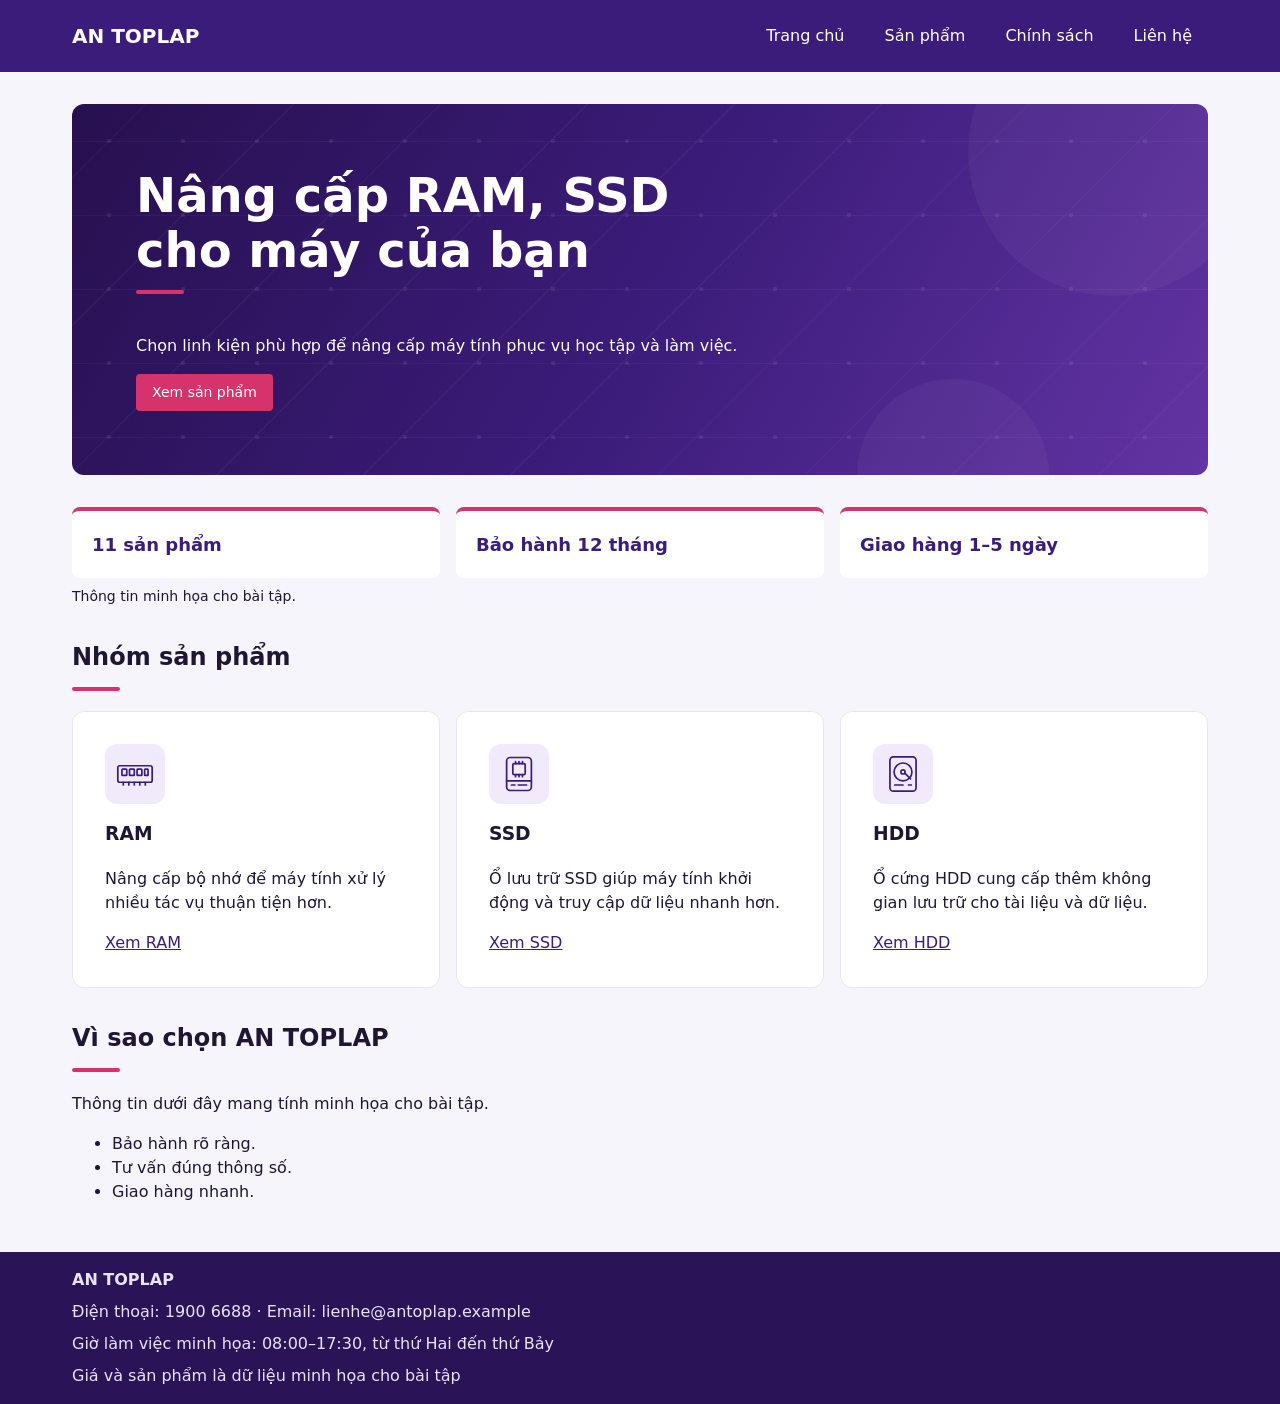
<file: index.html>
<!DOCTYPE html>
<html lang="vi">
<head>
  <meta charset="UTF-8">
  <meta name="viewport" content="width=device-width, initial-scale=1.0">
  <title>Trang chủ | AN TOPLAP</title>
  <link rel="stylesheet" href="styles.css">
</head>
<body>
  <header>
    <p>AN TOPLAP</p>
    <nav aria-label="Điều hướng chính">
      <ul>
        <li><a href="index.html">Trang chủ</a></li>
        <li><a href="san-pham.html">Sản phẩm</a></li>
        <li><a href="chinh-sach.html">Chính sách</a></li>
        <li><a href="lien-he.html">Liên hệ</a></li>
      </ul>
    </nav>
  </header>

  <main class="trang-chu">
    <section class="banner">
      <h1>Nâng cấp RAM, SSD cho máy của bạn</h1>
      <p>Chọn linh kiện phù hợp để nâng cấp máy tính phục vụ học tập và làm việc.</p>
      <a class="nut" href="san-pham.html">Xem sản phẩm</a>
    </section>

    <section class="thong-ke" aria-label="Thông tin nổi bật">
      <ul>
        <li><strong>11 sản phẩm</strong></li>
        <li><strong>Bảo hành 12 tháng</strong></li>
        <li><strong>Giao hàng 1–5 ngày</strong></li>
      </ul>
      <p>Thông tin minh họa cho bài tập.</p>
    </section>

    <section aria-labelledby="tieu-de-nhom-san-pham">
      <h2 id="tieu-de-nhom-san-pham">Nhóm sản phẩm</h2>
      <div class="cac-nhom-san-pham">
        <article class="nhom-san-pham">
          <svg class="bieu-tuong-nhom" viewBox="0 0 64 64" fill="none" stroke="currentColor" stroke-width="2.5" stroke-linecap="round" stroke-linejoin="round" aria-hidden="true" focusable="false">
            <rect x="7" y="20" width="50" height="24" rx="3"></rect>
            <rect x="13" y="25" width="7" height="9" rx="1"></rect>
            <rect x="24" y="25" width="7" height="9" rx="1"></rect>
            <rect x="35" y="25" width="7" height="9" rx="1"></rect>
            <rect x="46" y="25" width="5" height="9" rx="1"></rect>
            <path d="M15 44v4m8-4v4m8-4v4m8-4v4m8-4v4"></path>
          </svg>
          <h3>RAM</h3>
          <p>Nâng cấp bộ nhớ để máy tính xử lý nhiều tác vụ thuận tiện hơn.</p>
          <a href="san-pham.html#ram">Xem RAM</a>
        </article>
        <article class="nhom-san-pham">
          <svg class="bieu-tuong-nhom" viewBox="0 0 64 64" fill="none" stroke="currentColor" stroke-width="2.5" stroke-linecap="round" stroke-linejoin="round" aria-hidden="true" focusable="false">
            <rect x="14" y="8" width="36" height="48" rx="5"></rect>
            <path d="M14 42h36M21 48h5m5 0h12"></path>
            <rect x="23" y="17" width="18" height="16" rx="2"></rect>
            <path d="M27 14v3m5-3v3m5-3v3m-10 16v3m5-3v3m5-3v3"></path>
          </svg>
          <h3>SSD</h3>
          <p>Ổ lưu trữ SSD giúp máy tính khởi động và truy cập dữ liệu nhanh hơn.</p>
          <a href="san-pham.html#ssd">Xem SSD</a>
        </article>
        <article class="nhom-san-pham">
          <svg class="bieu-tuong-nhom" viewBox="0 0 64 64" fill="none" stroke="currentColor" stroke-width="2.5" stroke-linecap="round" stroke-linejoin="round" aria-hidden="true" focusable="false">
            <rect x="13" y="7" width="38" height="50" rx="5"></rect>
            <circle cx="32" cy="29" r="13"></circle>
            <circle cx="32" cy="29" r="3"></circle>
            <path d="M35 31l8 8m-3 9h4M20 48h12"></path>
          </svg>
          <h3>HDD</h3>
          <p>Ổ cứng HDD cung cấp thêm không gian lưu trữ cho tài liệu và dữ liệu.</p>
          <a href="san-pham.html#hdd">Xem HDD</a>
        </article>
      </div>
    </section>

    <section>
      <h2>Vì sao chọn AN TOPLAP</h2>
      <p>Thông tin dưới đây mang tính minh họa cho bài tập.</p>
      <ul>
        <li>Bảo hành rõ ràng.</li>
        <li>Tư vấn đúng thông số.</li>
        <li>Giao hàng nhanh.</li>
      </ul>
    </section>
  </main>

  <footer>
    <p><strong>AN TOPLAP</strong></p>
    <p>Điện thoại: 1900 6688 · Email: lienhe@antoplap.example</p>
    <p>Giờ làm việc minh họa: 08:00–17:30, từ thứ Hai đến thứ Bảy</p>
    <p>Giá và sản phẩm là dữ liệu minh họa cho bài tập</p>
  </footer>
</body>
</html>
</file>
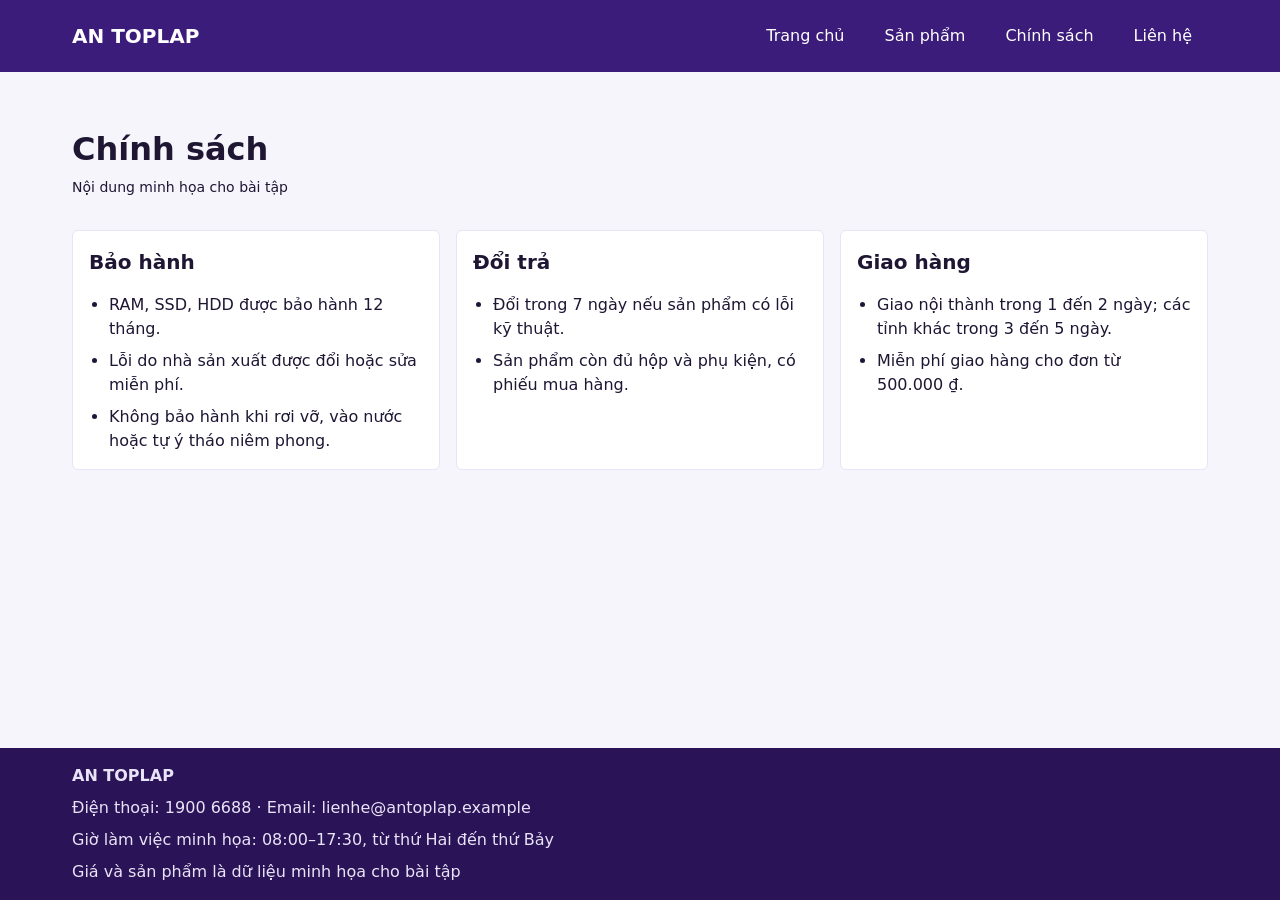
<file: chinh-sach.html>
<!DOCTYPE html>
<html lang="vi">
<head>
  <meta charset="UTF-8">
  <meta name="viewport" content="width=device-width, initial-scale=1.0">
  <title>Chính sách | AN TOPLAP</title>
  <link rel="stylesheet" href="styles.css">
</head>
<body>
  <header>
    <p>AN TOPLAP</p>
    <nav aria-label="Điều hướng chính">
      <ul>
        <li><a href="index.html">Trang chủ</a></li>
        <li><a href="san-pham.html">Sản phẩm</a></li>
        <li><a href="chinh-sach.html">Chính sách</a></li>
        <li><a href="lien-he.html">Liên hệ</a></li>
      </ul>
    </nav>
  </header>

  <main class="trang-chinh-sach">
    <h1>Chính sách</h1>
    <p class="ghi-chu-chinh-sach">Nội dung minh họa cho bài tập</p>

    <div class="luoi-chinh-sach">
      <section class="the-chinh-sach">
        <h2>Bảo hành</h2>
        <ul>
          <li>RAM, SSD, HDD được bảo hành 12 tháng.</li>
          <li>Lỗi do nhà sản xuất được đổi hoặc sửa miễn phí.</li>
          <li>Không bảo hành khi rơi vỡ, vào nước hoặc tự ý tháo niêm phong.</li>
        </ul>
      </section>

      <section class="the-chinh-sach">
        <h2>Đổi trả</h2>
        <ul>
          <li>Đổi trong 7 ngày nếu sản phẩm có lỗi kỹ thuật.</li>
          <li>Sản phẩm còn đủ hộp và phụ kiện, có phiếu mua hàng.</li>
        </ul>
      </section>

      <section class="the-chinh-sach">
        <h2>Giao hàng</h2>
        <ul>
          <li>Giao nội thành trong 1 đến 2 ngày; các tỉnh khác trong 3 đến 5 ngày.</li>
          <li>Miễn phí giao hàng cho đơn từ 500.000&nbsp;₫.</li>
        </ul>
      </section>
    </div>
  </main>

  <footer>
    <p><strong>AN TOPLAP</strong></p>
    <p>Điện thoại: 1900 6688 · Email: lienhe@antoplap.example</p>
    <p>Giờ làm việc minh họa: 08:00–17:30, từ thứ Hai đến thứ Bảy</p>
    <p>Giá và sản phẩm là dữ liệu minh họa cho bài tập</p>
  </footer>
</body>
</html>
</file>
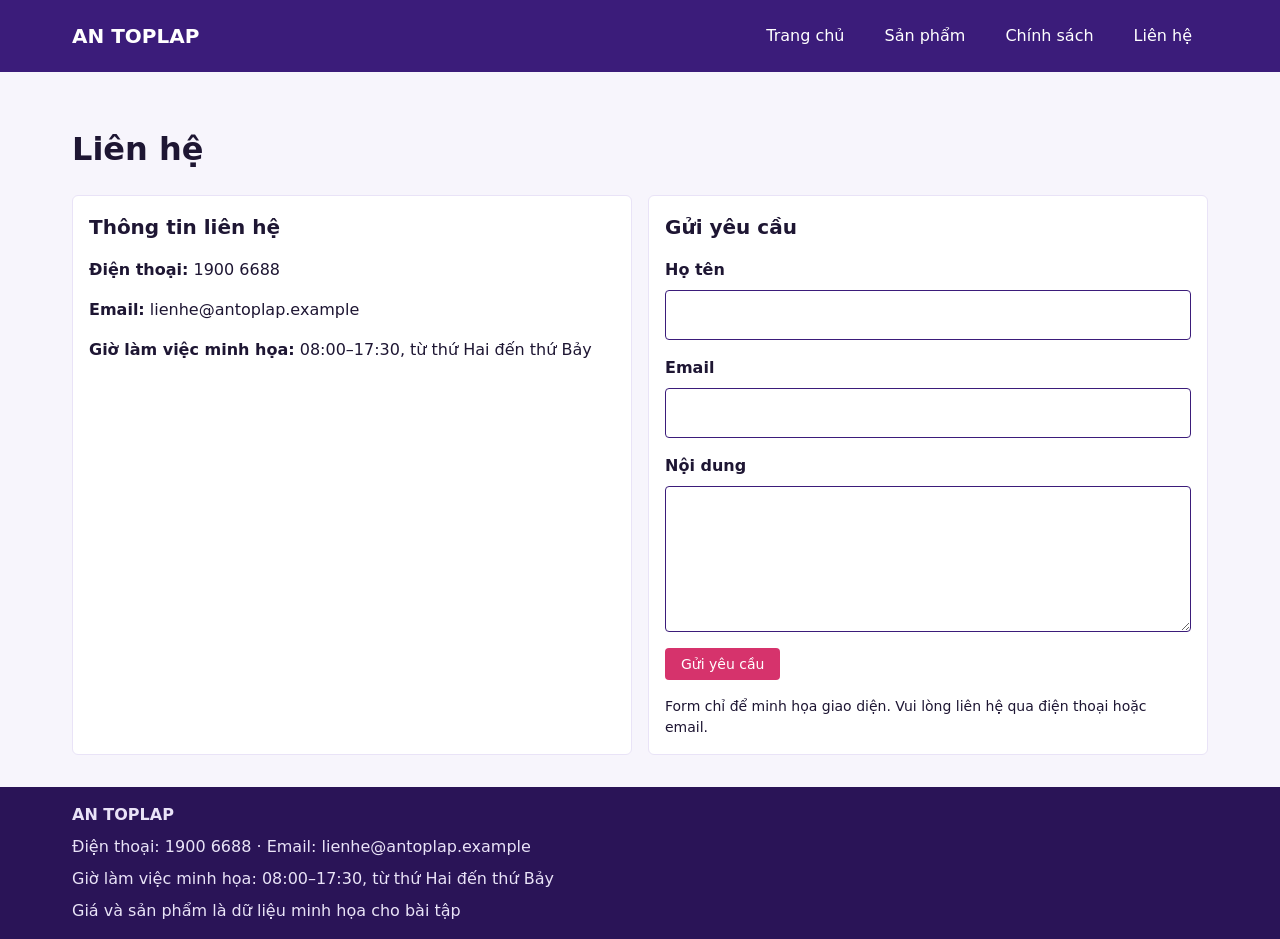
<file: lien-he.html>
<!DOCTYPE html>
<html lang="vi">
<head>
  <meta charset="UTF-8">
  <meta name="viewport" content="width=device-width, initial-scale=1.0">
  <title>Liên hệ | AN TOPLAP</title>
  <link rel="stylesheet" href="styles.css">
</head>
<body>
  <header>
    <p>AN TOPLAP</p>
    <nav aria-label="Điều hướng chính">
      <ul>
        <li><a href="index.html">Trang chủ</a></li>
        <li><a href="san-pham.html">Sản phẩm</a></li>
        <li><a href="chinh-sach.html">Chính sách</a></li>
        <li><a href="lien-he.html">Liên hệ</a></li>
      </ul>
    </nav>
  </header>

  <main class="trang-lien-he">
    <h1>Liên hệ</h1>

    <div class="noi-dung-lien-he">
      <section class="khoi-lien-he">
        <h2>Thông tin liên hệ</h2>
        <p><strong>Điện thoại:</strong> 1900 6688</p>
        <p><strong>Email:</strong> lienhe@antoplap.example</p>
        <p><strong>Giờ làm việc minh họa:</strong> 08:00–17:30, từ thứ Hai đến thứ Bảy</p>
      </section>

      <section class="khoi-lien-he">
        <h2>Gửi yêu cầu</h2>
        <form class="form-lien-he">
          <div class="truong-lien-he">
            <label for="ho-ten">Họ tên</label>
            <input type="text" id="ho-ten" autocomplete="name">
          </div>
          <div class="truong-lien-he">
            <label for="email">Email</label>
            <input type="email" id="email" autocomplete="email">
          </div>
          <div class="truong-lien-he">
            <label for="noi-dung">Nội dung</label>
            <textarea id="noi-dung" rows="5"></textarea>
          </div>
          <button class="nut" type="button">Gửi yêu cầu</button>
          <p class="ghi-chu-form">Form chỉ để minh họa giao diện. Vui lòng liên hệ qua điện thoại hoặc email.</p>
        </form>
      </section>
    </div>
  </main>

  <footer>
    <p><strong>AN TOPLAP</strong></p>
    <p>Điện thoại: 1900 6688 · Email: lienhe@antoplap.example</p>
    <p>Giờ làm việc minh họa: 08:00–17:30, từ thứ Hai đến thứ Bảy</p>
    <p>Giá và sản phẩm là dữ liệu minh họa cho bài tập</p>
  </footer>
</body>
</html>
</file>
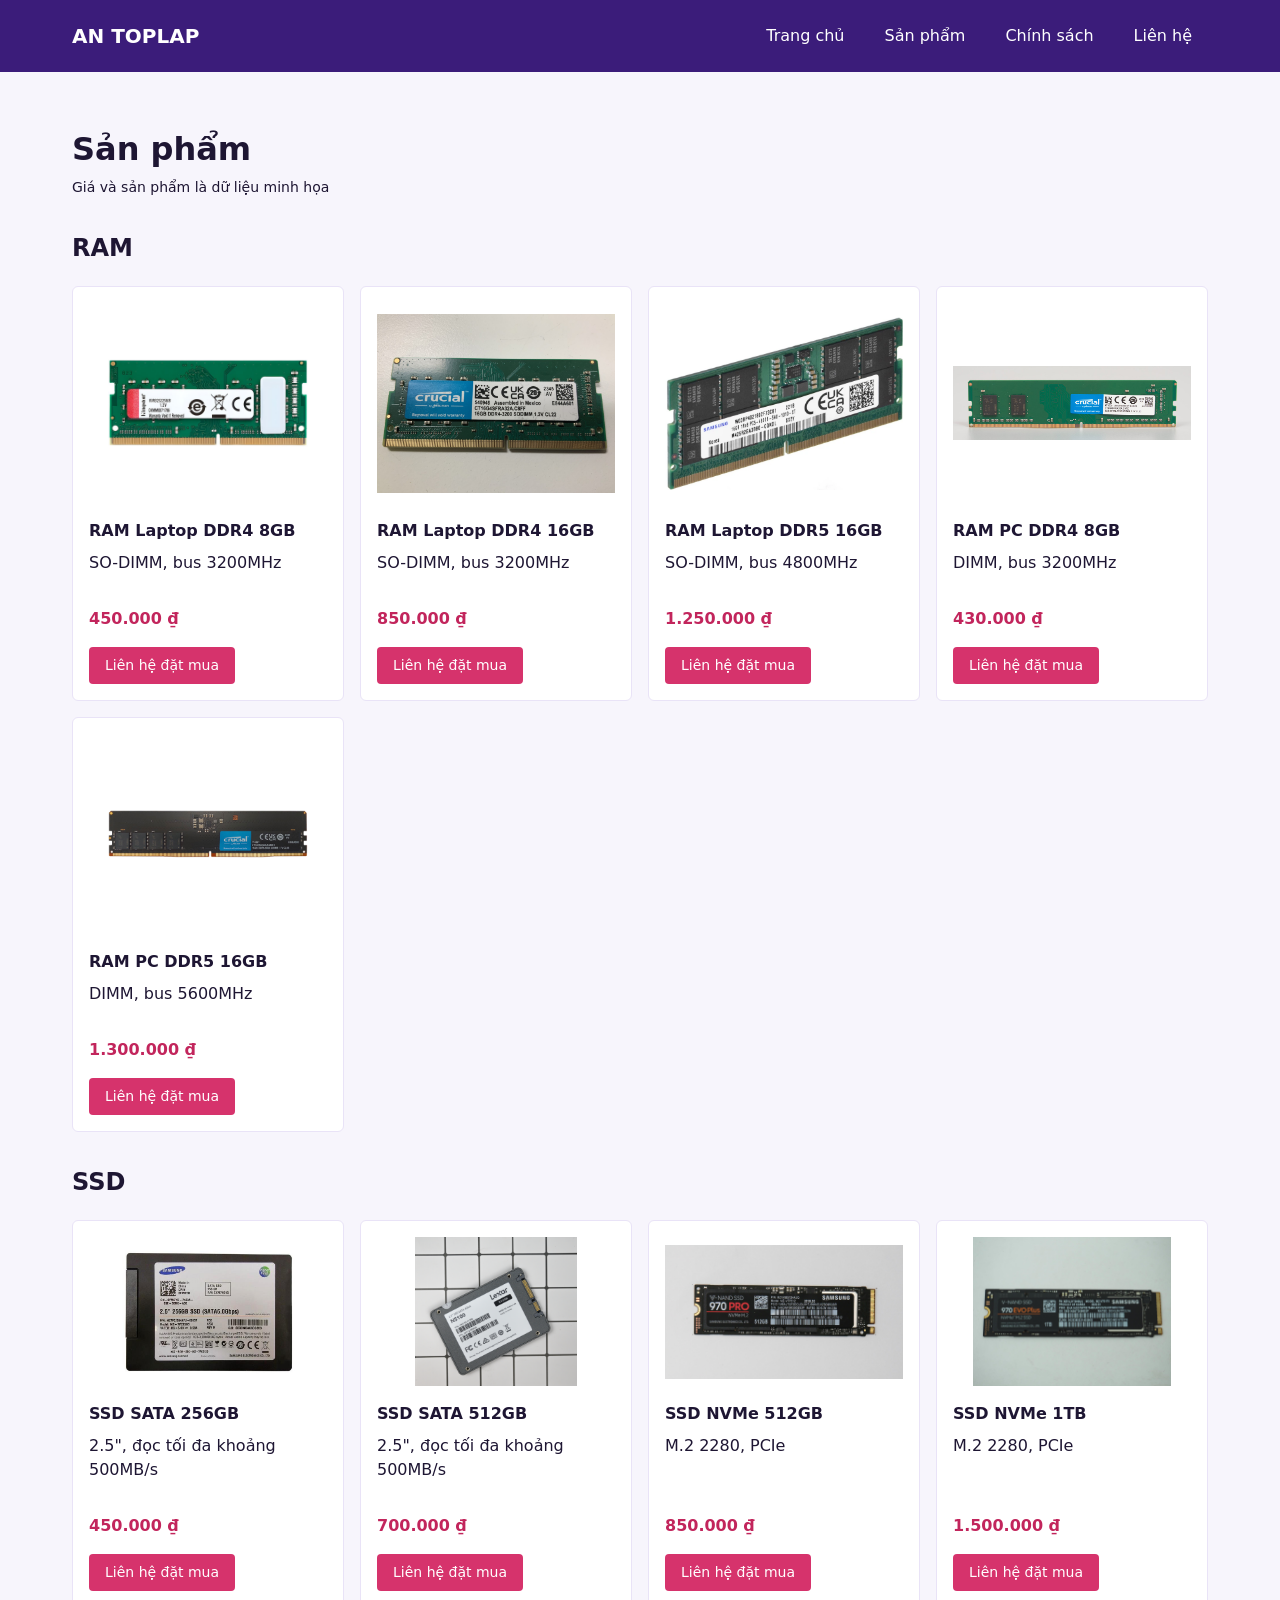
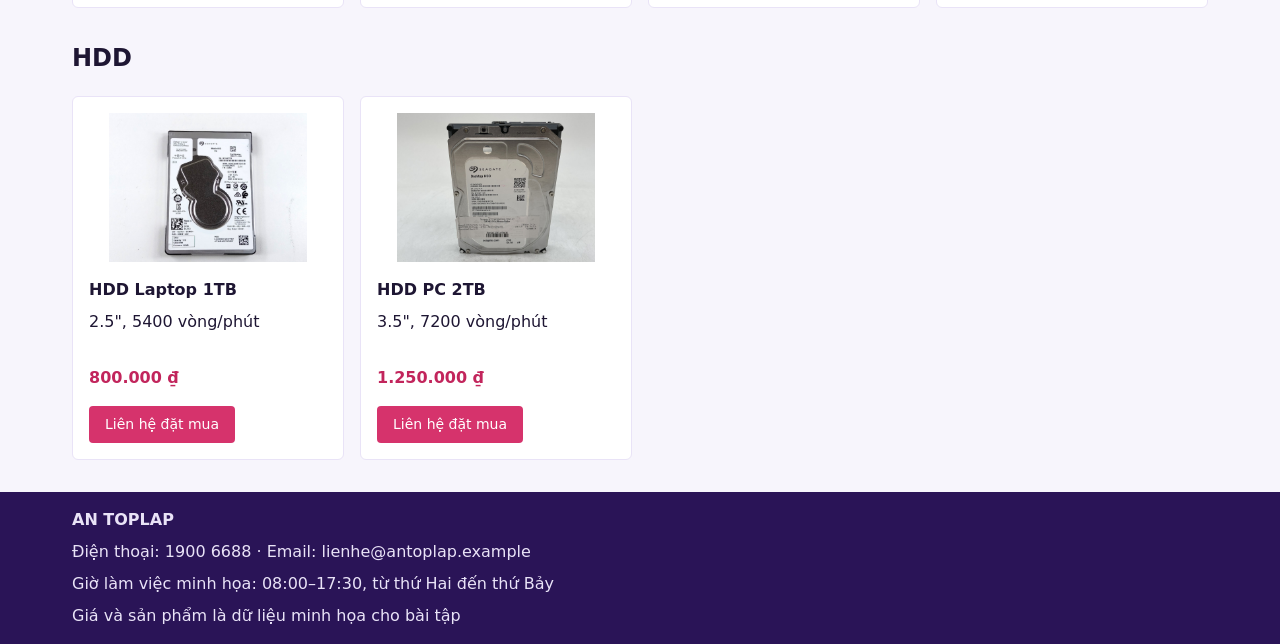
<file: san-pham.html>
<!DOCTYPE html>
<html lang="vi">
<head>
  <meta charset="UTF-8">
  <meta name="viewport" content="width=device-width, initial-scale=1.0">
  <title>Sản phẩm | AN TOPLAP</title>
  <link rel="stylesheet" href="styles.css">
</head>
<body>
  <header>
    <p>AN TOPLAP</p>
    <nav aria-label="Điều hướng chính">
      <ul>
        <li><a href="index.html">Trang chủ</a></li>
        <li><a href="san-pham.html">Sản phẩm</a></li>
        <li><a href="chinh-sach.html">Chính sách</a></li>
        <li><a href="lien-he.html">Liên hệ</a></li>
      </ul>
    </nav>
  </header>

  <main class="trang-san-pham">
    <h1>Sản phẩm</h1>
    <p class="ghi-chu-san-pham">Giá và sản phẩm là dữ liệu minh họa</p>

    <section id="ram">
      <h2>RAM</h2>
      <div class="luoi-san-pham">
        <article class="the-san-pham">
          <img src="images/ram/ram-laptop-ddr4-8gb.jpg" alt="Thanh RAM laptop Kingston DDR4 8GB SO-DIMM bus 3200MHz" width="320" height="200">
          <h3>RAM Laptop DDR4 8GB</h3>
          <p>SO-DIMM, bus 3200MHz</p>
          <p class="gia-san-pham">450.000 ₫</p>
          <a class="nut" href="lien-he.html">Liên hệ đặt mua</a>
        </article>
        <article class="the-san-pham">
          <img src="images/ram/ram-laptop-ddr4-16gb.jpg" alt="Thanh RAM laptop Crucial DDR4 16GB SO-DIMM bus 3200MHz" width="320" height="200">
          <h3>RAM Laptop DDR4 16GB</h3>
          <p>SO-DIMM, bus 3200MHz</p>
          <p class="gia-san-pham">850.000 ₫</p>
          <a class="nut" href="lien-he.html">Liên hệ đặt mua</a>
        </article>
        <article class="the-san-pham">
          <img src="images/ram/ram-laptop-ddr5-16gb.webp" alt="Thanh RAM laptop Samsung DDR5 16GB SO-DIMM bus 4800MHz" width="320" height="200">
          <h3>RAM Laptop DDR5 16GB</h3>
          <p>SO-DIMM, bus 4800MHz</p>
          <p class="gia-san-pham">1.250.000 ₫</p>
          <a class="nut" href="lien-he.html">Liên hệ đặt mua</a>
        </article>
        <article class="the-san-pham">
          <img src="images/ram/ram-pc-ddr4-8gb.jpg" alt="Thanh RAM PC Crucial DDR4 8GB DIMM bus 3200MHz" width="320" height="200">
          <h3>RAM PC DDR4 8GB</h3>
          <p>DIMM, bus 3200MHz</p>
          <p class="gia-san-pham">430.000 ₫</p>
          <a class="nut" href="lien-he.html">Liên hệ đặt mua</a>
        </article>
        <article class="the-san-pham">
          <img src="images/ram/ram-pc-ddr5-16gb.jpg" alt="Thanh RAM PC Crucial DDR5 16GB DIMM bus 5600MHz" width="320" height="200">
          <h3>RAM PC DDR5 16GB</h3>
          <p>DIMM, bus 5600MHz</p>
          <p class="gia-san-pham">1.300.000 ₫</p>
          <a class="nut" href="lien-he.html">Liên hệ đặt mua</a>
        </article>
      </div>
    </section>

    <section id="ssd">
      <h2>SSD</h2>
      <div class="luoi-san-pham">
        <article class="the-san-pham">
          <img src="images/ssd/ssd-sata-256gb.jpg" alt="Ổ SSD Samsung 256GB SATA 2.5 inch" width="320" height="200">
          <h3>SSD SATA 256GB</h3>
          <p>2.5", đọc tối đa khoảng 500MB/s</p>
          <p class="gia-san-pham">450.000 ₫</p>
          <a class="nut" href="lien-he.html">Liên hệ đặt mua</a>
        </article>
        <article class="the-san-pham">
          <img src="images/ssd/ssd-sata-512gb.png" alt="Ổ SSD Lexar NS100 512GB SATA 2.5 inch" width="320" height="200">
          <h3>SSD SATA 512GB</h3>
          <p>2.5", đọc tối đa khoảng 500MB/s</p>
          <p class="gia-san-pham">700.000 ₫</p>
          <a class="nut" href="lien-he.html">Liên hệ đặt mua</a>
        </article>
        <article class="the-san-pham">
          <img src="images/ssd/ssd-nvme-512gb.jpg" alt="Thanh SSD Samsung 970 PRO 512GB M.2 NVMe" width="320" height="200">
          <h3>SSD NVMe 512GB</h3>
          <p>M.2 2280, PCIe</p>
          <p class="gia-san-pham">850.000 ₫</p>
          <a class="nut" href="lien-he.html">Liên hệ đặt mua</a>
        </article>
        <article class="the-san-pham">
          <img src="images/ssd/ssd-nvme-1tb.jpg" alt="Thanh SSD Samsung 970 EVO Plus 1TB M.2 NVMe" width="320" height="200">
          <h3>SSD NVMe 1TB</h3>
          <p>M.2 2280, PCIe</p>
          <p class="gia-san-pham">1.500.000 ₫</p>
          <a class="nut" href="lien-he.html">Liên hệ đặt mua</a>
        </article>
      </div>
    </section>

    <section id="hdd">
      <h2>HDD</h2>
      <div class="luoi-san-pham">
        <article class="the-san-pham">
          <img src="images/hdd/hdd-laptop-1tb.jpg" alt="Ổ cứng HDD laptop Seagate 1TB 2.5 inch" width="320" height="200">
          <h3>HDD Laptop 1TB</h3>
          <p>2.5", 5400 vòng/phút</p>
          <p class="gia-san-pham">800.000 ₫</p>
          <a class="nut" href="lien-he.html">Liên hệ đặt mua</a>
        </article>
        <article class="the-san-pham">
          <img src="images/hdd/hdd-pc-2tb.jpg" alt="Ổ cứng HDD máy tính để bàn Seagate 2TB 3.5 inch" width="320" height="200">
          <h3>HDD PC 2TB</h3>
          <p>3.5", 7200 vòng/phút</p>
          <p class="gia-san-pham">1.250.000 ₫</p>
          <a class="nut" href="lien-he.html">Liên hệ đặt mua</a>
        </article>
      </div>
    </section>
  </main>

  <footer>
    <p><strong>AN TOPLAP</strong></p>
    <p>Điện thoại: 1900 6688 · Email: lienhe@antoplap.example</p>
    <p>Giờ làm việc minh họa: 08:00–17:30, từ thứ Hai đến thứ Bảy</p>
    <p>Giá và sản phẩm là dữ liệu minh họa cho bài tập</p>
  </footer>
</body>
</html>
</file>
<file: styles.css>
:root {
  --mau-chu-dao: #3B1C7A;
  --mau-chu: #1E1633;
  --mau-nen: #F7F5FC;
  --mau-sang: #FFFFFF;
  --mau-chan-trang: #2A1457;
  --mau-chu-chan-trang: #E9E3F7;
  --mau-nut: #D6336C;
  --mau-chu-nut: #FFFFFF;
  --mau-gia: #C2255C;
  --mau-gach-chan-menu: #FFB3CF;
  --font-chu: system-ui, -apple-system, BlinkMacSystemFont, "Segoe UI", sans-serif;
  --co-chu-nut: 14px;
  --do-dam-nut: 500;
  --khoang-cach-nho: 0.5rem;
  --khoang-cach-vua: 1rem;
  --khoang-cach-lon: 2rem;
  --chieu-rong-toi-da: 1200px;
  --le-hai-ben: max(var(--khoang-cach-lon), calc((100% - var(--chieu-rong-toi-da)) / 2 + var(--khoang-cach-lon)));
}

* {
  box-sizing: border-box;
}

body {
  display: flex;
  flex-direction: column;
  min-height: 100vh;
  margin: 0;
  background-color: var(--mau-nen);
  color: var(--mau-chu);
  font-family: var(--font-chu);
  line-height: 1.5;
}

button,
.nut {
  background-color: var(--mau-nut);
  color: var(--mau-chu-nut);
  font-size: var(--co-chu-nut);
  font-weight: var(--do-dam-nut);
}

.nut {
  display: inline-block;
  padding: var(--khoang-cach-nho) var(--khoang-cach-vua);
  border-radius: 0.25rem;
  text-decoration: none;
}

a.nut {
  transition: transform 0.2s ease;
}

.nut:hover {
  text-decoration: underline;
  text-underline-offset: 0.2em;
}

a.nut:hover {
  transform: translateY(-4px);
}

@media (prefers-reduced-motion: reduce) {
  a.nut {
    transition: none;
  }
}

.nut:focus-visible {
  outline: 2px solid var(--mau-chu-dao);
  outline-offset: 3px;
}

.gia-san-pham {
  color: var(--mau-gia);
}

header {
  display: flex;
  align-items: center;
  justify-content: space-between;
  gap: var(--khoang-cach-lon);
  padding: var(--khoang-cach-vua) var(--le-hai-ben);
  background-color: var(--mau-chu-dao);
  color: var(--mau-sang);
}

header p {
  margin: 0;
  font-size: 1.25rem;
  font-weight: 700;
}

header nav ul {
  display: flex;
  gap: var(--khoang-cach-nho);
  margin: 0;
  padding: 0;
  list-style: none;
}

header nav a {
  display: block;
  padding: var(--khoang-cach-nho) var(--khoang-cach-vua);
  border-radius: 0.25rem;
  color: var(--mau-sang);
  text-decoration: none;
}

header nav a:hover {
  text-decoration: underline;
  text-decoration-color: var(--mau-gach-chan-menu);
  text-underline-offset: 0.2em;
}

header nav a:focus-visible {
  outline: 2px solid var(--mau-sang);
  outline-offset: 2px;
}

main {
  flex: 1;
  width: 100%;
  max-width: var(--chieu-rong-toi-da);
  margin: 0 auto;
  padding: var(--khoang-cach-lon);
}

.trang-chu > section + section {
  margin-top: var(--khoang-cach-lon);
}

.trang-chu .banner,
.trang-chu .nhom-san-pham {
  padding: var(--khoang-cach-lon);
  border-radius: 0.75rem;
  background-color: var(--mau-sang);
}

.trang-chu .banner {
  position: relative;
  overflow: hidden;
  padding: clamp(2rem, 5vw, 4rem);
  color: var(--mau-sang);
  background-color: var(--mau-chu-dao);
  background-image:
    radial-gradient(circle, rgba(255, 255, 255, 0.07) 0 2px, transparent 2.5px),
    repeating-linear-gradient(0deg, transparent 0 37px, rgba(255, 255, 255, 0.04) 37px 38px, transparent 38px 74px),
    repeating-linear-gradient(135deg, transparent 0 52px, rgba(255, 255, 255, 0.04) 52px 53px, transparent 53px 104px),
    linear-gradient(120deg, #27104F 0%, #3B1C7A 52%, #6334A3 100%);
  background-size: 74px 74px, auto, auto, auto;
}

.trang-chu .banner::before,
.trang-chu .banner::after {
  position: absolute;
  z-index: 0;
  border-radius: 50%;
  background-color: rgba(255, 255, 255, 0.04);
  content: "";
  pointer-events: none;
}

.trang-chu .banner::before {
  top: -6rem;
  right: -3rem;
  width: 18rem;
  height: 18rem;
}

.trang-chu .banner::after {
  right: 14%;
  bottom: -6rem;
  width: 12rem;
  height: 12rem;
}

.trang-chu .banner > * {
  position: relative;
  z-index: 1;
}

.trang-chu .banner h1,
.trang-chu .nhom-san-pham h3 {
  margin-top: 0;
}

.trang-chu .banner h1 {
  max-width: 19ch;
  font-size: clamp(1.8rem, 4vw, 3rem);
  line-height: 1.15;
}

.trang-chu .banner p {
  max-width: 42rem;
}

.trang-chu .banner .nut:focus-visible {
  outline-color: var(--mau-sang);
}

.trang-chu > section > h1::after,
.trang-chu > section > h2::after {
  display: block;
  width: 3rem;
  height: 4px;
  margin-top: 0.75rem;
  border-radius: 999px;
  background-color: var(--mau-nut);
  content: "";
}

.trang-chu .thong-ke ul {
  display: grid;
  grid-template-columns: repeat(3, minmax(0, 1fr));
  gap: var(--khoang-cach-vua);
  margin: 0;
  padding: 0;
  list-style: none;
}

.trang-chu .thong-ke li {
  padding: 1.25rem;
  border-top: 4px solid var(--mau-nut);
  border-radius: 0.5rem;
  background-color: var(--mau-sang);
  color: var(--mau-chu-dao);
  font-size: 1.125rem;
}

.trang-chu .thong-ke p {
  margin: 0.5rem 0 0;
  font-size: 0.875rem;
}

.trang-chu .cac-nhom-san-pham {
  display: flex;
  gap: var(--khoang-cach-vua);
}

.trang-chu .nhom-san-pham {
  flex: 1;
  min-width: 0;
  border: 1px solid var(--mau-chu-chan-trang);
  transition: transform 0.25s ease, box-shadow 0.25s ease, border-color 0.25s ease;
}

.trang-chu .nhom-san-pham:hover,
.trang-chu .nhom-san-pham:focus-within {
  transform: translateY(-6px);
  border-color: var(--mau-nut);
  box-shadow: 0 12px 24px rgba(59, 28, 122, 0.16);
}

.trang-chu .bieu-tuong-nhom {
  display: block;
  width: 3.75rem;
  height: 3.75rem;
  margin-bottom: var(--khoang-cach-vua);
  padding: 0.5rem;
  border-radius: 0.75rem;
  background-color: #F0EAFB;
  color: var(--mau-chu-dao);
}

.trang-chu .nhom-san-pham a {
  color: var(--mau-chu-dao);
}

@media (prefers-reduced-motion: reduce) {
  .trang-chu .nhom-san-pham {
    transition: none;
  }

  .trang-chu .nhom-san-pham:hover,
  .trang-chu .nhom-san-pham:focus-within {
    transform: none;
  }
}

.trang-san-pham h1 {
  margin-bottom: 0.25rem;
}

.ghi-chu-san-pham {
  margin: 0;
  font-size: 0.875rem;
}

.trang-san-pham > section {
  margin-top: var(--khoang-cach-lon);
}

.luoi-san-pham {
  display: grid;
  grid-template-columns: repeat(4, minmax(0, 1fr));
  gap: var(--khoang-cach-vua);
}

.the-san-pham {
  display: flex;
  flex-direction: column;
  padding: var(--khoang-cach-vua);
  border: 1px solid var(--mau-chu-chan-trang);
  border-radius: 0.375rem;
  background-color: var(--mau-sang);
}

.the-san-pham img {
  display: block;
  width: 100%;
  height: auto;
  border-radius: 0.25rem;
}

#ram .the-san-pham img {
  height: 200px;
  object-fit: contain;
  object-position: center;
}

#ssd .the-san-pham img,
#hdd .the-san-pham img {
  aspect-ratio: 8 / 5;
  object-fit: contain;
  object-position: center;
}

.the-san-pham h3 {
  margin: var(--khoang-cach-vua) 0 var(--khoang-cach-nho);
  font-size: 1rem;
}

.the-san-pham p {
  margin: 0 0 var(--khoang-cach-vua);
}

.the-san-pham .gia-san-pham {
  margin-top: auto;
  padding-top: var(--khoang-cach-vua);
  font-weight: 700;
}

.the-san-pham .nut {
  align-self: flex-start;
}

.trang-chinh-sach h1 {
  margin-bottom: 0.25rem;
}

.ghi-chu-chinh-sach {
  margin: 0;
  font-size: 0.875rem;
}

.luoi-chinh-sach,
.noi-dung-lien-he {
  display: grid;
  gap: var(--khoang-cach-vua);
}

.luoi-chinh-sach {
  grid-template-columns: repeat(3, minmax(0, 1fr));
  margin-top: var(--khoang-cach-lon);
}

.noi-dung-lien-he {
  grid-template-columns: repeat(2, minmax(0, 1fr));
}

.the-chinh-sach,
.khoi-lien-he {
  padding: var(--khoang-cach-vua);
  border: 1px solid var(--mau-chu-chan-trang);
  border-radius: 0.375rem;
  background-color: var(--mau-sang);
}

.the-chinh-sach h2,
.khoi-lien-he h2 {
  margin: 0 0 var(--khoang-cach-vua);
  font-size: 1.25rem;
}

.the-chinh-sach ul {
  margin: 0;
  padding-left: 1.25rem;
}

.the-chinh-sach li + li {
  margin-top: var(--khoang-cach-nho);
}

.khoi-lien-he p {
  margin: 0 0 var(--khoang-cach-vua);
}

.khoi-lien-he p:last-child {
  margin-bottom: 0;
}

.truong-lien-he {
  margin-bottom: var(--khoang-cach-vua);
}

.truong-lien-he label {
  display: block;
  margin-bottom: var(--khoang-cach-nho);
  font-weight: 600;
}

.truong-lien-he input,
.truong-lien-he textarea {
  display: block;
  width: 100%;
  padding: 0.75rem;
  border: 1px solid var(--mau-chu-dao);
  border-radius: 0.25rem;
  background-color: var(--mau-sang);
  color: var(--mau-chu);
  font: inherit;
}

.truong-lien-he textarea {
  resize: vertical;
}

.truong-lien-he input:focus,
.truong-lien-he textarea:focus {
  border-color: var(--mau-nut);
  outline: 2px solid var(--mau-nut);
  outline-offset: 1px;
}

.form-lien-he button {
  border: 0;
  font-family: inherit;
  cursor: pointer;
}

.khoi-lien-he .ghi-chu-form {
  margin: var(--khoang-cach-vua) 0 0;
  font-size: 0.875rem;
}

footer {
  padding: var(--khoang-cach-vua) var(--le-hai-ben);
  background-color: var(--mau-chan-trang);
  color: var(--mau-chu-chan-trang);
}

footer p {
  margin: 0;
}

footer p + p {
  margin-top: var(--khoang-cach-nho);
}

img {
  max-width: 100%;
  height: auto;
}

@media (max-width: 1024px) {
  .luoi-san-pham {
    grid-template-columns: repeat(3, minmax(0, 1fr));
  }
}

@media (max-width: 768px) {
  body {
    overflow-wrap: anywhere;
  }

  header {
    flex-direction: column;
    align-items: stretch;
    gap: var(--khoang-cach-nho);
    padding: var(--khoang-cach-vua) min(1rem, 4vw);
  }

  header nav ul {
    flex-wrap: wrap;
    gap: 0;
  }

  header nav li {
    min-width: 0;
    max-width: 100%;
  }

  header nav a {
    display: flex;
    align-items: center;
    min-height: 44px;
    padding: var(--khoang-cach-nho) min(0.75rem, 8vw);
    font-size: 0.875rem;
  }

  main {
    padding: var(--khoang-cach-vua) min(1rem, 4vw);
  }

  .trang-chu .banner,
  .trang-chu .nhom-san-pham {
    padding: var(--khoang-cach-vua);
  }

  .trang-chu .thong-ke ul {
    grid-template-columns: minmax(0, 1fr);
  }

  .trang-chu .cac-nhom-san-pham {
    flex-direction: column;
  }

  .luoi-san-pham {
    grid-template-columns: repeat(2, minmax(0, 1fr));
  }

  .luoi-chinh-sach,
  .noi-dung-lien-he {
    grid-template-columns: minmax(0, 1fr);
  }

  footer {
    display: flex;
    flex-direction: column;
    align-items: flex-start;
    padding-right: min(1rem, 4vw);
    padding-left: min(1rem, 4vw);
    text-align: left;
  }
}

@media (max-width: 480px) {
  .trang-chu .banner,
  .trang-chu .nhom-san-pham,
  .the-san-pham {
    padding: min(1rem, 4vw);
  }

  .trang-chu ul {
    padding-left: 0;
    list-style-position: inside;
  }

  .luoi-san-pham {
    grid-template-columns: minmax(0, 1fr);
  }

  .nut {
    max-width: 100%;
    padding-right: min(1rem, 8vw);
    padding-left: min(1rem, 8vw);
  }

  .the-san-pham .nut {
    align-self: stretch;
    width: 100%;
    text-align: center;
  }
}

@media (max-width: 120px) {
  body,
  header p,
  header nav a,
  .the-san-pham h3,
  button,
  .nut {
    font-size: 12vw;
  }
}
</file>
